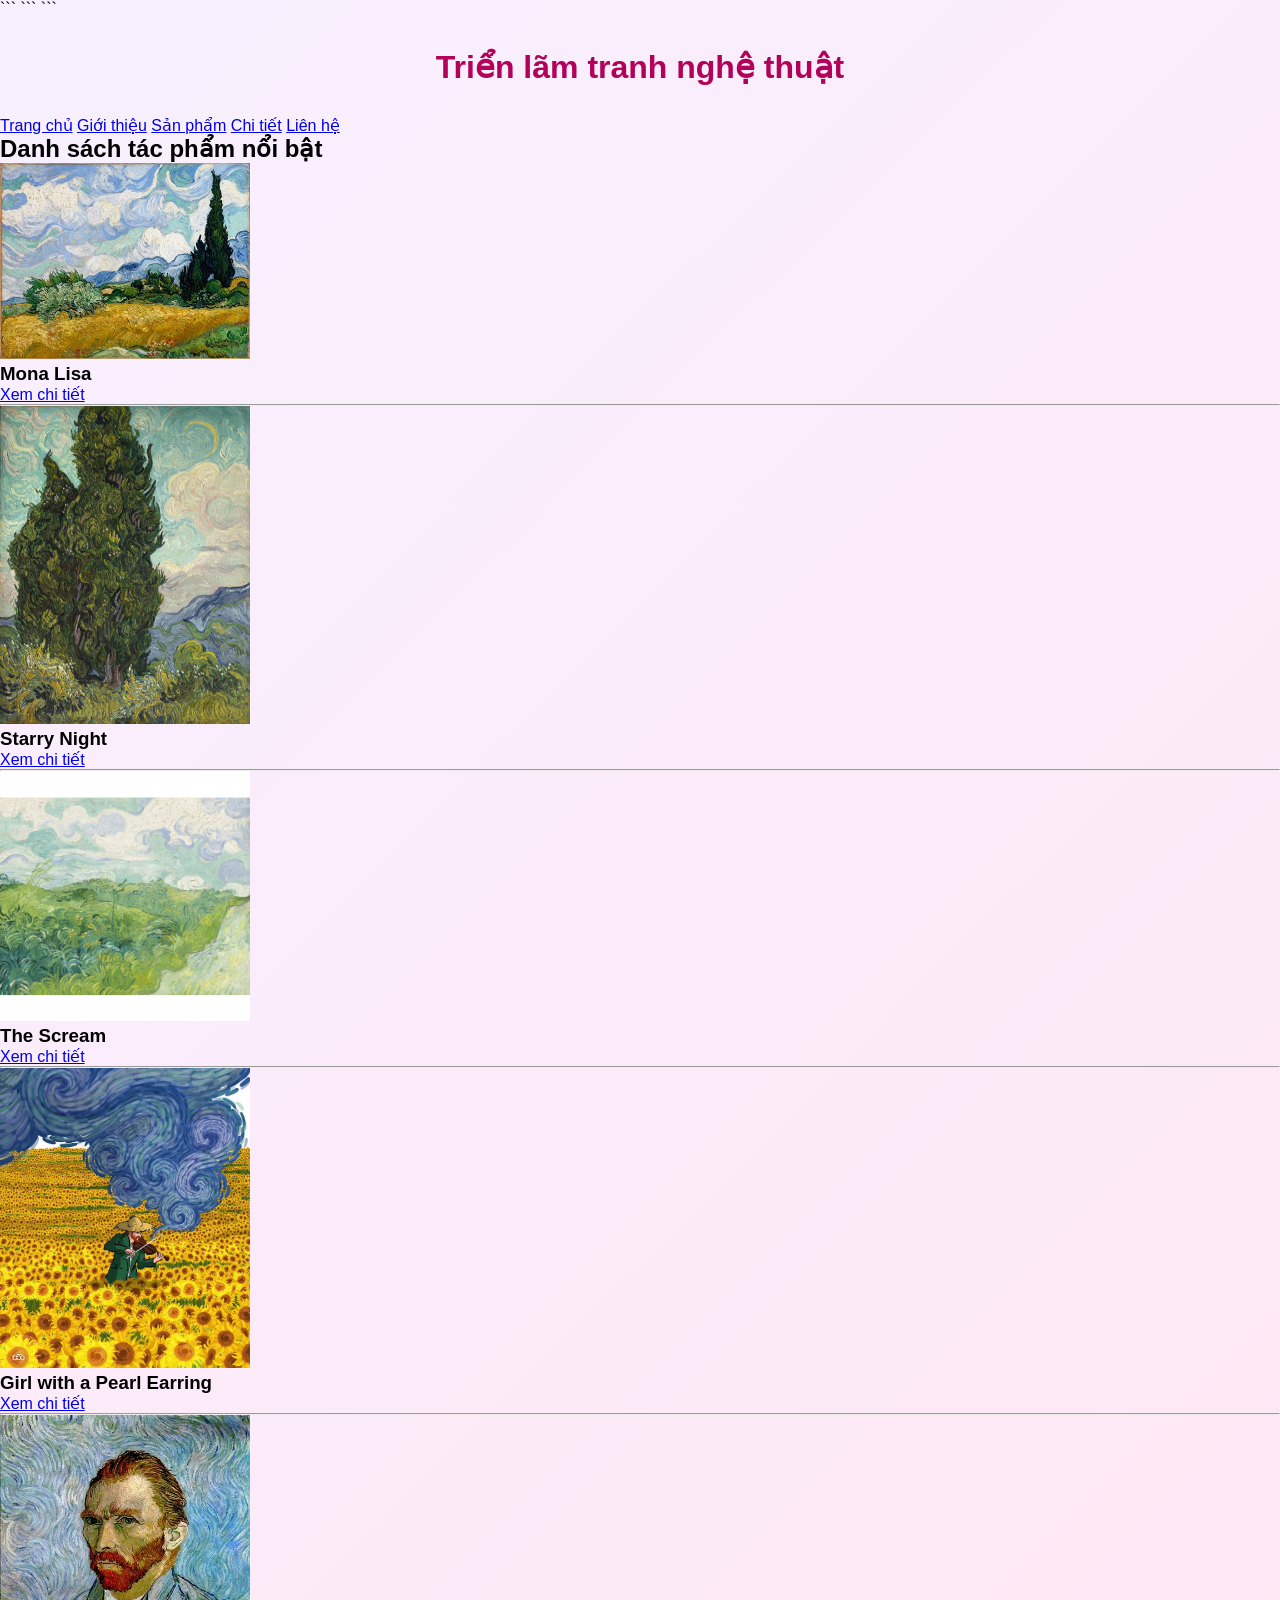
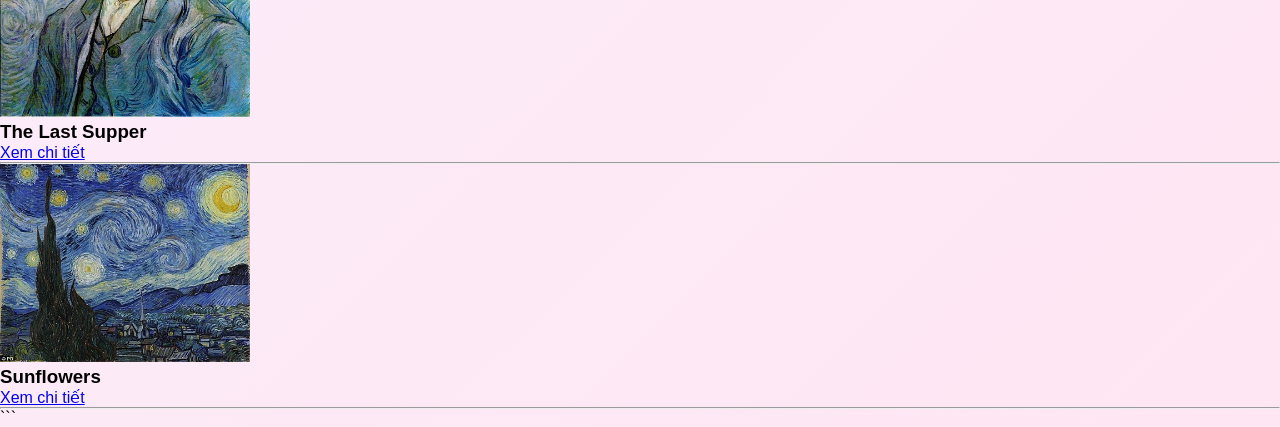
<file: index.html>
<!DOCTYPE html>

<html lang="vi">
<head>
    <meta charset="UTF-8">
    <meta name="viewport" content="width=device-width, initial-scale=1.0">
    <title>Triển lãm tranh nghệ thuật</title>

```
<link rel="stylesheet" href="css/style.css">
```

</head>
<body>

```
<header>
    <h1>Triển lãm tranh nghệ thuật</h1>

    <nav>
        <a href="index.html">Trang chủ</a>
        <a href="html/gioi-thieu.html">Giới thiệu</a>
        <a href="html/san-pham.html">Sản phẩm</a>
        <a href="html/chi-tiet.html">Chi tiết</a>
        <a href="html/lien-he.html">Liên hệ</a>
    </nav>
</header>

<main>
    <h2>Danh sách tác phẩm nổi bật</h2>

    <div id="painting-list"></div>
</main>

<script src="js/script.js"></script>
```

</body>
</html>
</file>
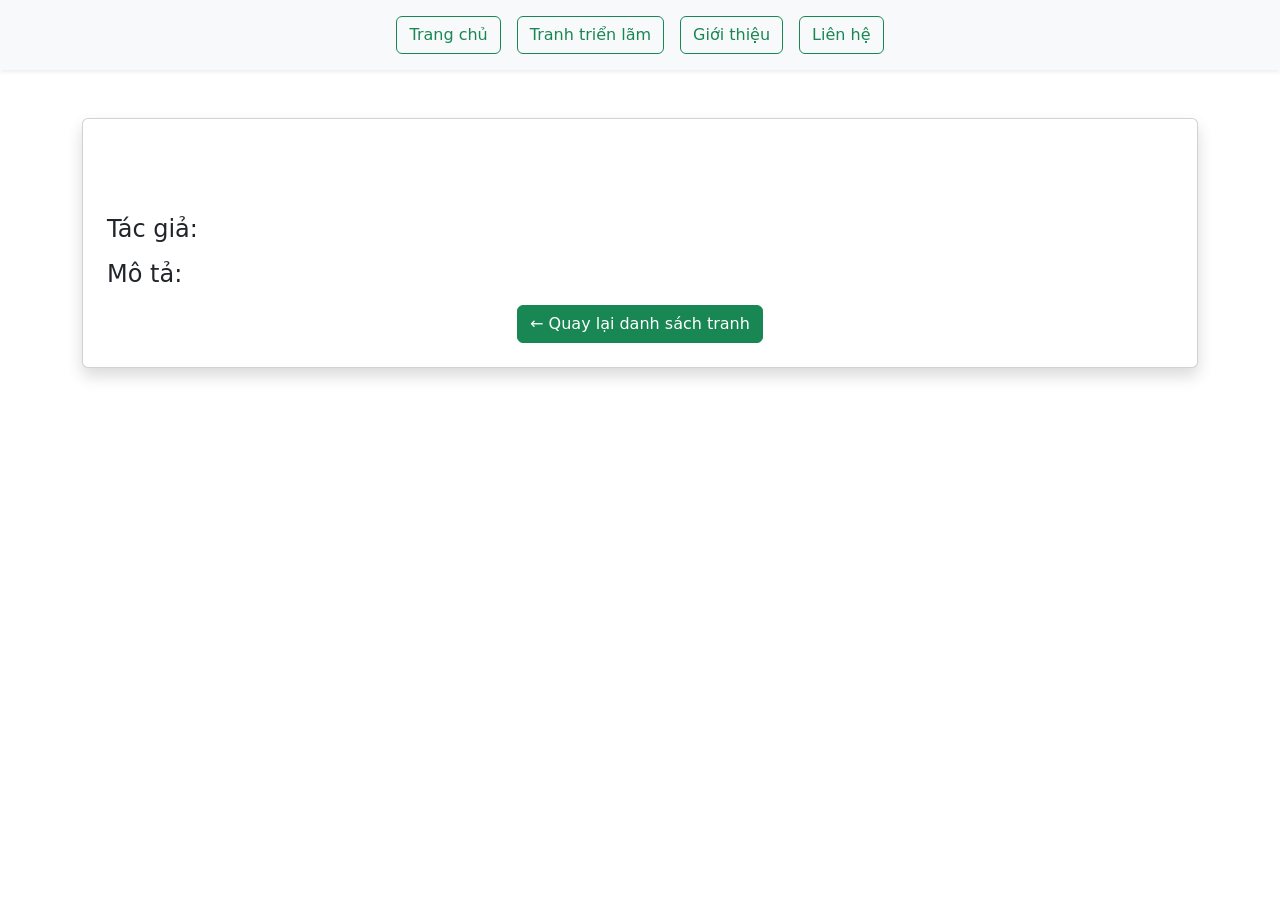
<file: html/chi-tiet.html>
<!DOCTYPE html>
<html lang="vi">
<head>
    <meta charset="UTF-8">
    <meta name="viewport" content="width=device-width, initial-scale=1.0">
    <title>Chi Tiết Tranh</title>

    <link href="https://cdn.jsdelivr.net/npm/bootstrap@5.3.8/dist/css/bootstrap.min.css" rel="stylesheet">
</head>
<body>

<nav class="d-flex justify-content-center gap-3 p-3 bg-light shadow-sm">
    <a href="../index.html" class="btn btn-outline-success">Trang chủ</a>
    <a href="san-pham.html" class="btn btn-outline-success">Tranh triển lãm</a>
    <a href="gioi-thieu.html" class="btn btn-outline-success">Giới thiệu</a>
    <a href="lien-he.html" class="btn btn-outline-success">Liên hệ</a>
</nav>

<div class="container mt-5">

    <div class="card shadow p-4">

        <h1 id="title" class="text-center text-success mb-4"></h1>

        <div class="text-center">
            <img id="image" class="img-fluid rounded shadow" style="max-height:500px;">
        </div>

        <div class="mt-4">
            <h4>Tác giả:</h4>
            <p id="artist"></p>

            <h4>Mô tả:</h4>
            <p id="description"></p>
        </div>

        <div class="text-center">
            <a href="san-pham.html" class="btn btn-success">
                ← Quay lại danh sách tranh
            </a>
        </div>

    </div>

</div>

<script>

const paintings = {

    girlpearl: {
        title: "Girl with a Pearl Earring",
        artist: "Johannes Vermeer",
        image: "../assets/image/girlpearl.jpg",
        description: "Một trong những kiệt tác nổi tiếng nhất của hội họa Hà Lan."
    },

    lastsupper: {
        title: "The Last Supper",
        artist: "Leonardo da Vinci",
        image: "../assets/image/lastsupper.jpg",
        description: "Bức tranh mô tả bữa ăn cuối cùng của Chúa Jesus với các tông đồ."
    },

    monalisa: {
        title: "Mona Lisa",
        artist: "Leonardo da Vinci",
        image: "../assets/image/monalisa.jpg",
        description: "Tác phẩm nổi tiếng nhất thế giới với nụ cười bí ẩn."
    },

    starrynight: {
        title: "The Starry Night",
        artist: "Vincent van Gogh",
        image: "../assets/image/starrynight.jpg",
        description: "Bức tranh thể hiện bầu trời đêm đầy cảm xúc của Van Gogh."
    },

    sunflowers: {
        title: "Sunflowers",
        artist: "Vincent van Gogh",
        image: "../assets/image/sunflowers.jpg",
        description: "Một trong những loạt tranh hoa hướng dương nổi tiếng nhất."
    },

    thescream: {
        title: "The Scream",
        artist: "Edvard Munch",
        image: "../assets/image/thescream.jpg",
        description: "Biểu tượng nghệ thuật thể hiện sự lo âu và cảm xúc mạnh mẽ."
    }

};

const params = new URLSearchParams(window.location.search);
const id = params.get("id");

if (paintings[id]) {

    document.getElementById("title").innerText =
        paintings[id].title;

    document.getElementById("artist").innerText =
        paintings[id].artist;

    document.getElementById("image").src =
        paintings[id].image;

    document.getElementById("description").innerText =
        paintings[id].description;

}

</script>

</body>
</html>
</file>
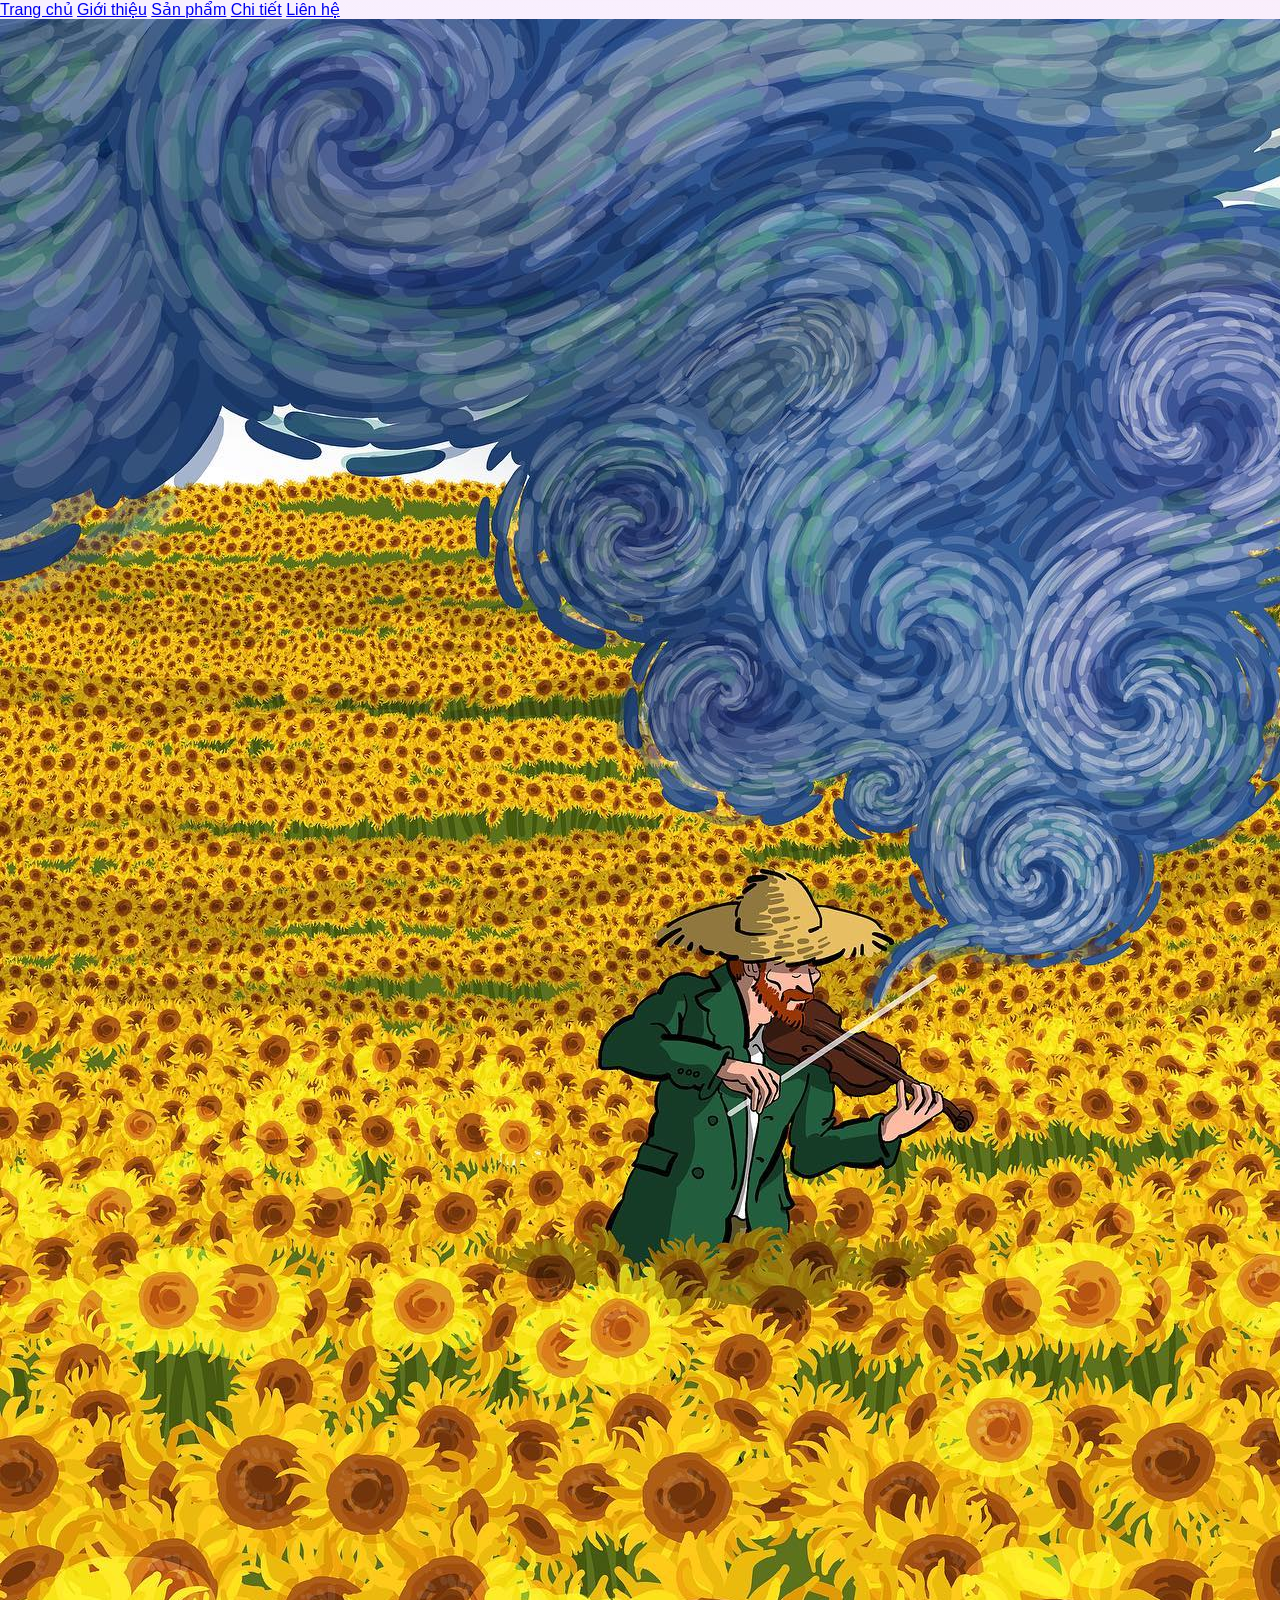
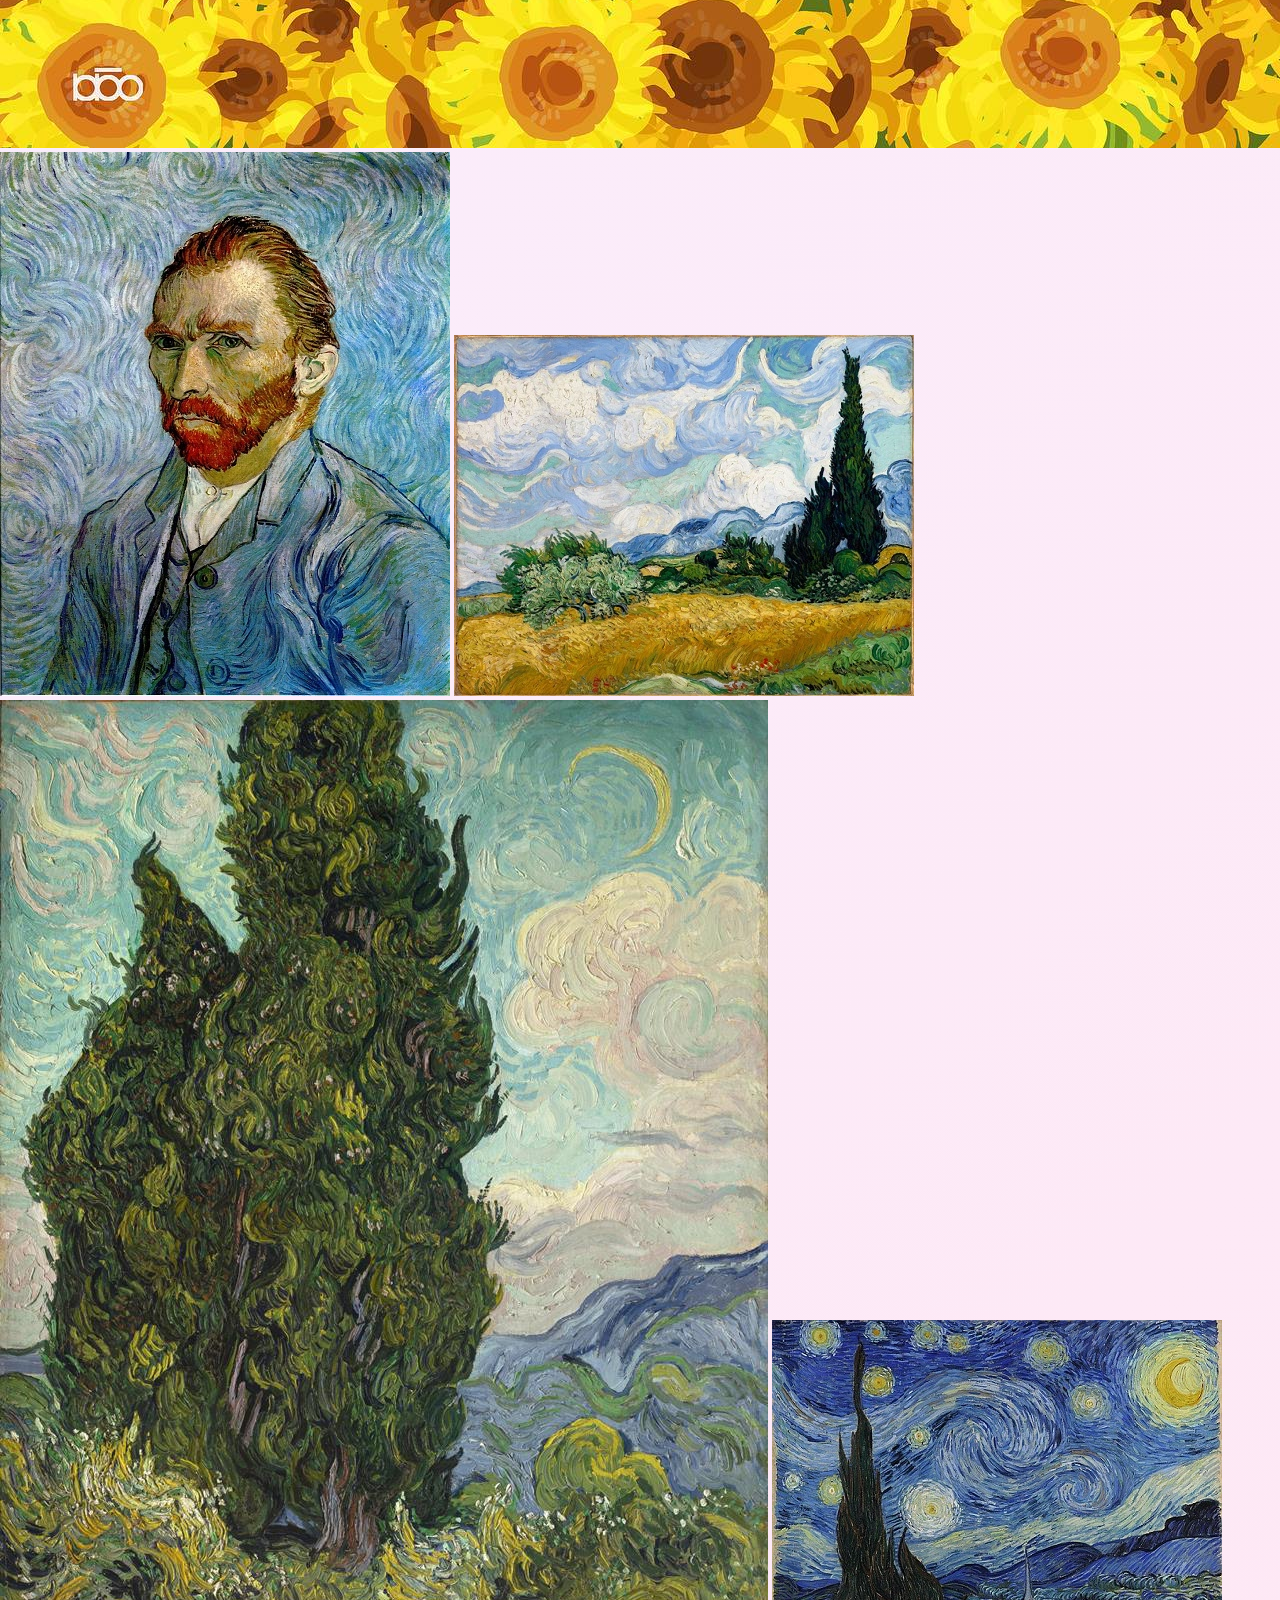
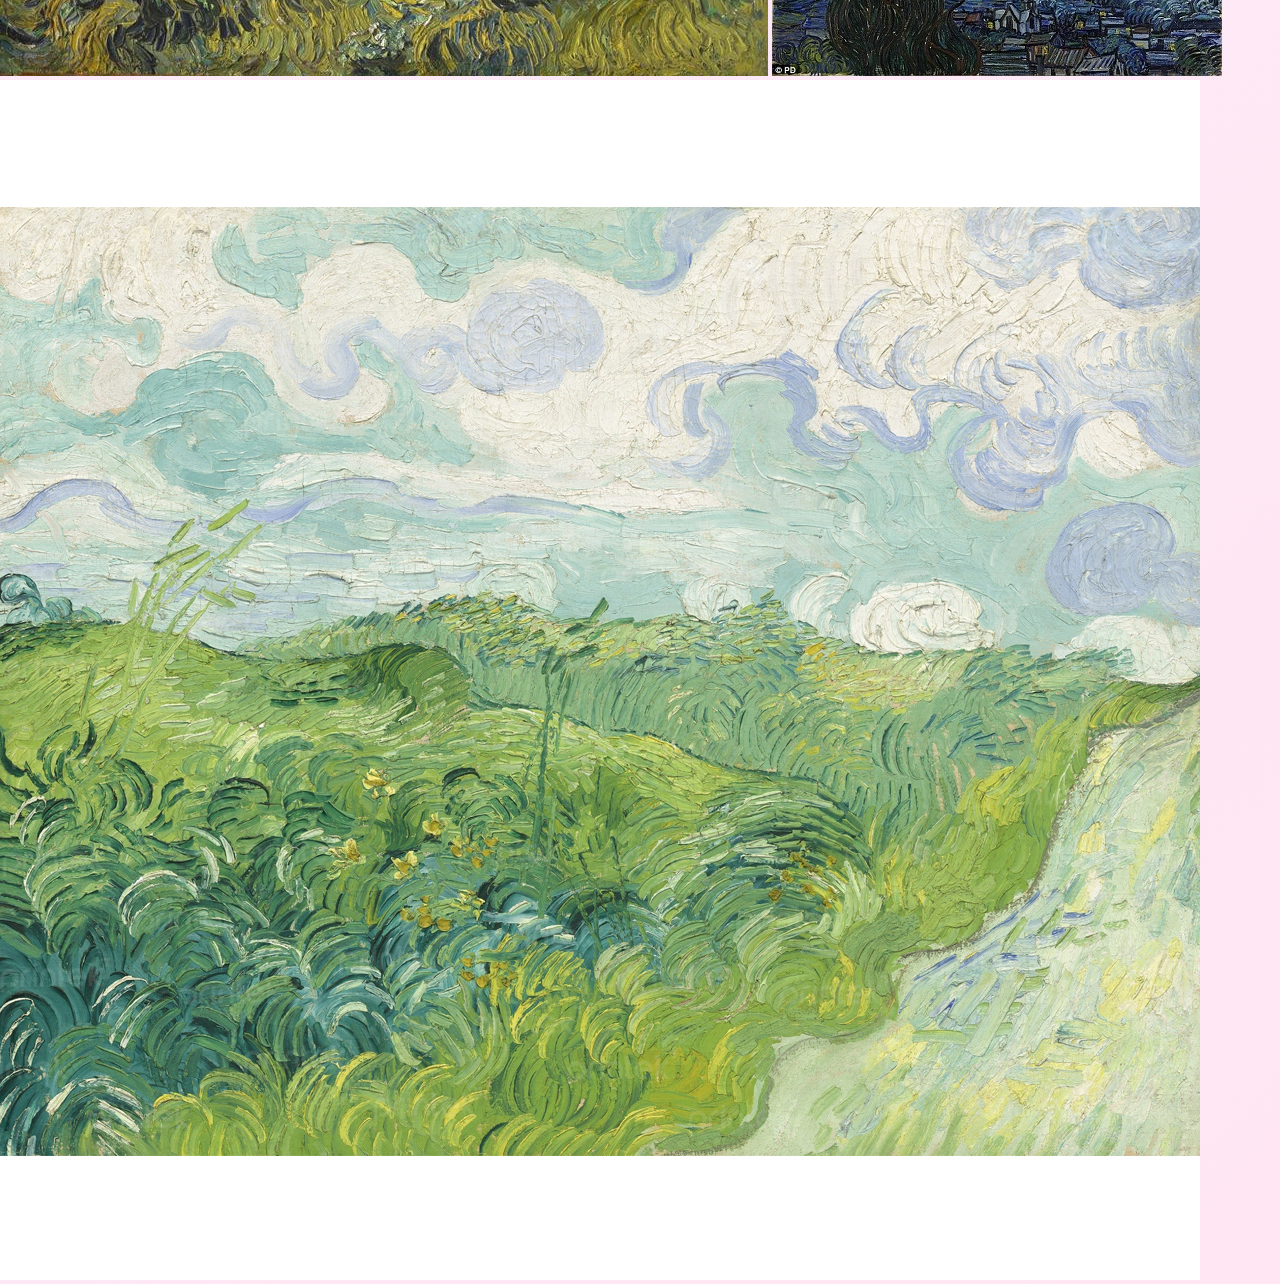
<file: html/gioi-thieu.html>
<!DOCTYPE html>
<html lang="vi">

<head>
    <meta charset="UTF-8">
    <meta name="viewport" content="width=device-width, initial-scale=1.0">

    <title>Tranh triển lãm</title>

    <link rel="stylesheet" href="../css/style.css">
</head>

<body>

<nav>
    <a href="../index.html">Trang chủ</a>
    <a href="gioi-thieu.html">Giới thiệu</a>
    <a href="san-pham.html">Sản phẩm</a>
    <a href="chi-tiet.html">Chi tiết</a>
    <a href="lien-he.html">Liên hệ</a>
</nav>

<div class="gallery">
    <img src="../assets/image/girlpearl.jpg" alt="girlpearl">
    <img src="../assets/image/lastsupper.jpg" alt="lastsupper">
    <img src="../assets/image/monalisa.jpg" alt="monalisa">
    <img src="../assets/image/starrynight.jpg" alt="starrynight">
    <img src="../assets/image/sunflowers.jpg" alt="sunflowers">
    <img src="../assets/image/thescream.jpg" alt="thescream">
</div>

<script src="../js/script.js"></script>

</body>
</html>
</file>
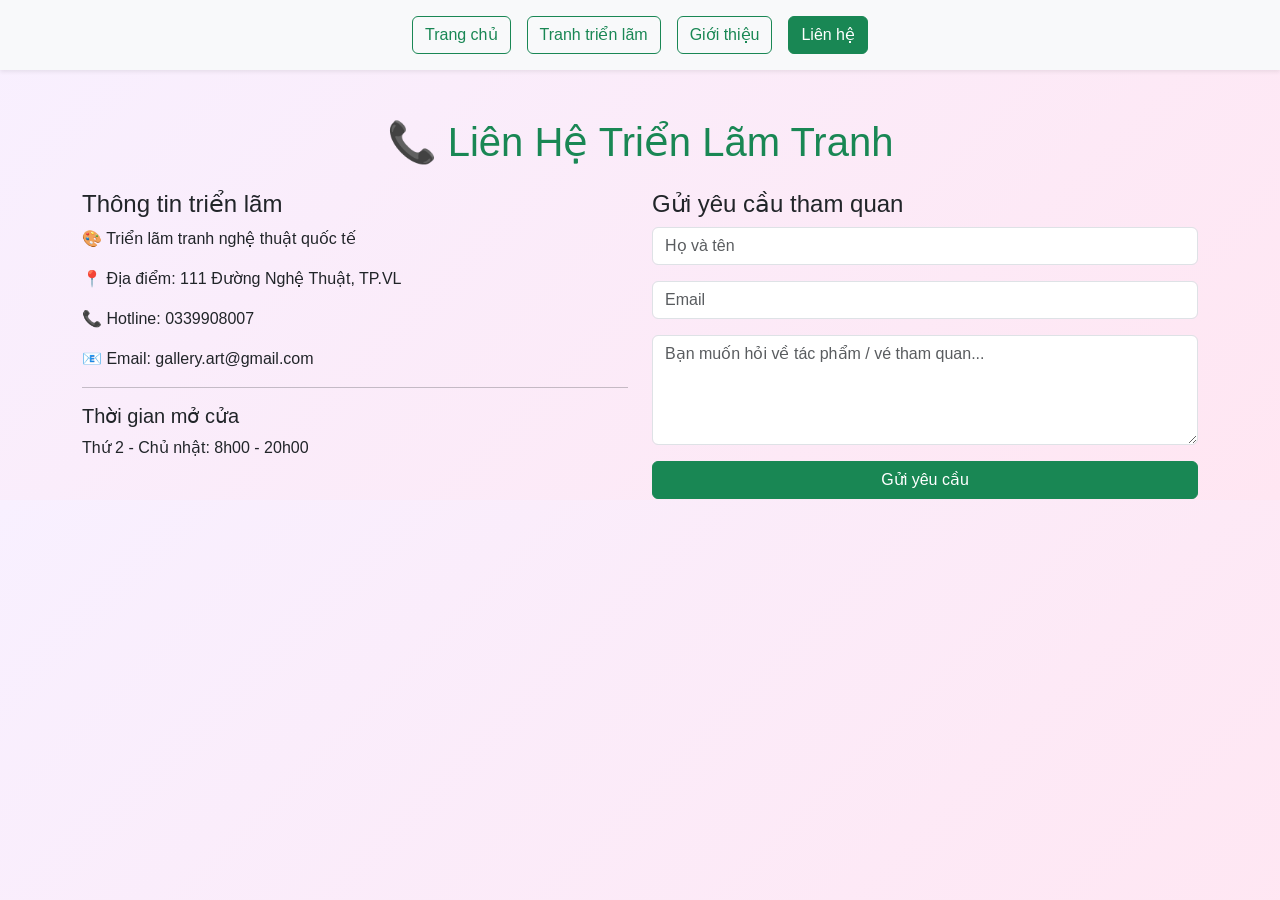
<file: html/lien-he.html>
<!DOCTYPE html>
<html lang="vi">

<head>
    <meta charset="UTF-8">
    <meta name="viewport" content="width=device-width, initial-scale=1.0">

    <title>Liên hệ - Triển Lãm Tranh</title>

    <link href="https://cdn.jsdelivr.net/npm/bootstrap@5.3.8/dist/css/bootstrap.min.css" rel="stylesheet">
    <link rel="stylesheet" href="../css/style.css">
</head>

<body>

<nav class="d-flex justify-content-center gap-3 p-3 bg-light shadow-sm">

    <a href="../index.html" class="btn btn-outline-success">Trang chủ</a>
    <a href="san-pham.html" class="btn btn-outline-success">Tranh triển lãm</a>
    <a href="gioi-thieu.html" class="btn btn-outline-success">Giới thiệu</a>
    <a href="lien-he.html" class="btn btn-success">Liên hệ</a>

</nav>

<div class="container mt-5">

    <h1 class="text-center text-success mb-4">
        📞 Liên Hệ Triển Lãm Tranh
    </h1>

    <div class="row">

        <!-- Thông tin -->
        <div class="col-md-6 mb-4">

            <h4>Thông tin triển lãm</h4>

            <p>🎨 Triển lãm tranh nghệ thuật quốc tế</p>
            <p>📍 Địa điểm: 111 Đường Nghệ Thuật, TP.VL</p>
            <p>📞 Hotline: 0339908007</p>
            <p>📧 Email: gallery.art@gmail.com</p>

            <hr>

            <h5>Thời gian mở cửa</h5>
            <p>Thứ 2 - Chủ nhật: 8h00 - 20h00</p>

        </div>

        <!-- Form -->
        <div class="col-md-6">

            <h4>Gửi yêu cầu tham quan</h4>

            <form onsubmit="sendContact(event)">

                <div class="mb-3">
                    <input type="text" class="form-control" placeholder="Họ và tên" required>
                </div>

                <div class="mb-3">
                    <input type="email" class="form-control" placeholder="Email" required>
                </div>

                <div class="mb-3">
                    <textarea class="form-control" rows="4" placeholder="Bạn muốn hỏi về tác phẩm / vé tham quan..." required></textarea>
                </div>

                <button type="submit" class="btn btn-success w-100">
                    Gửi yêu cầu
                </button>

            </form>

        </div>

    </div>

</div>

<script src="../js/script.js"></script>

<script>
function sendContact(event) {
    event.preventDefault();
    alert("🎨 Gửi yêu cầu thành công! Chúng tôi sẽ phản hồi sớm nhất.");
}
</script>

</body>
</html>
</file>
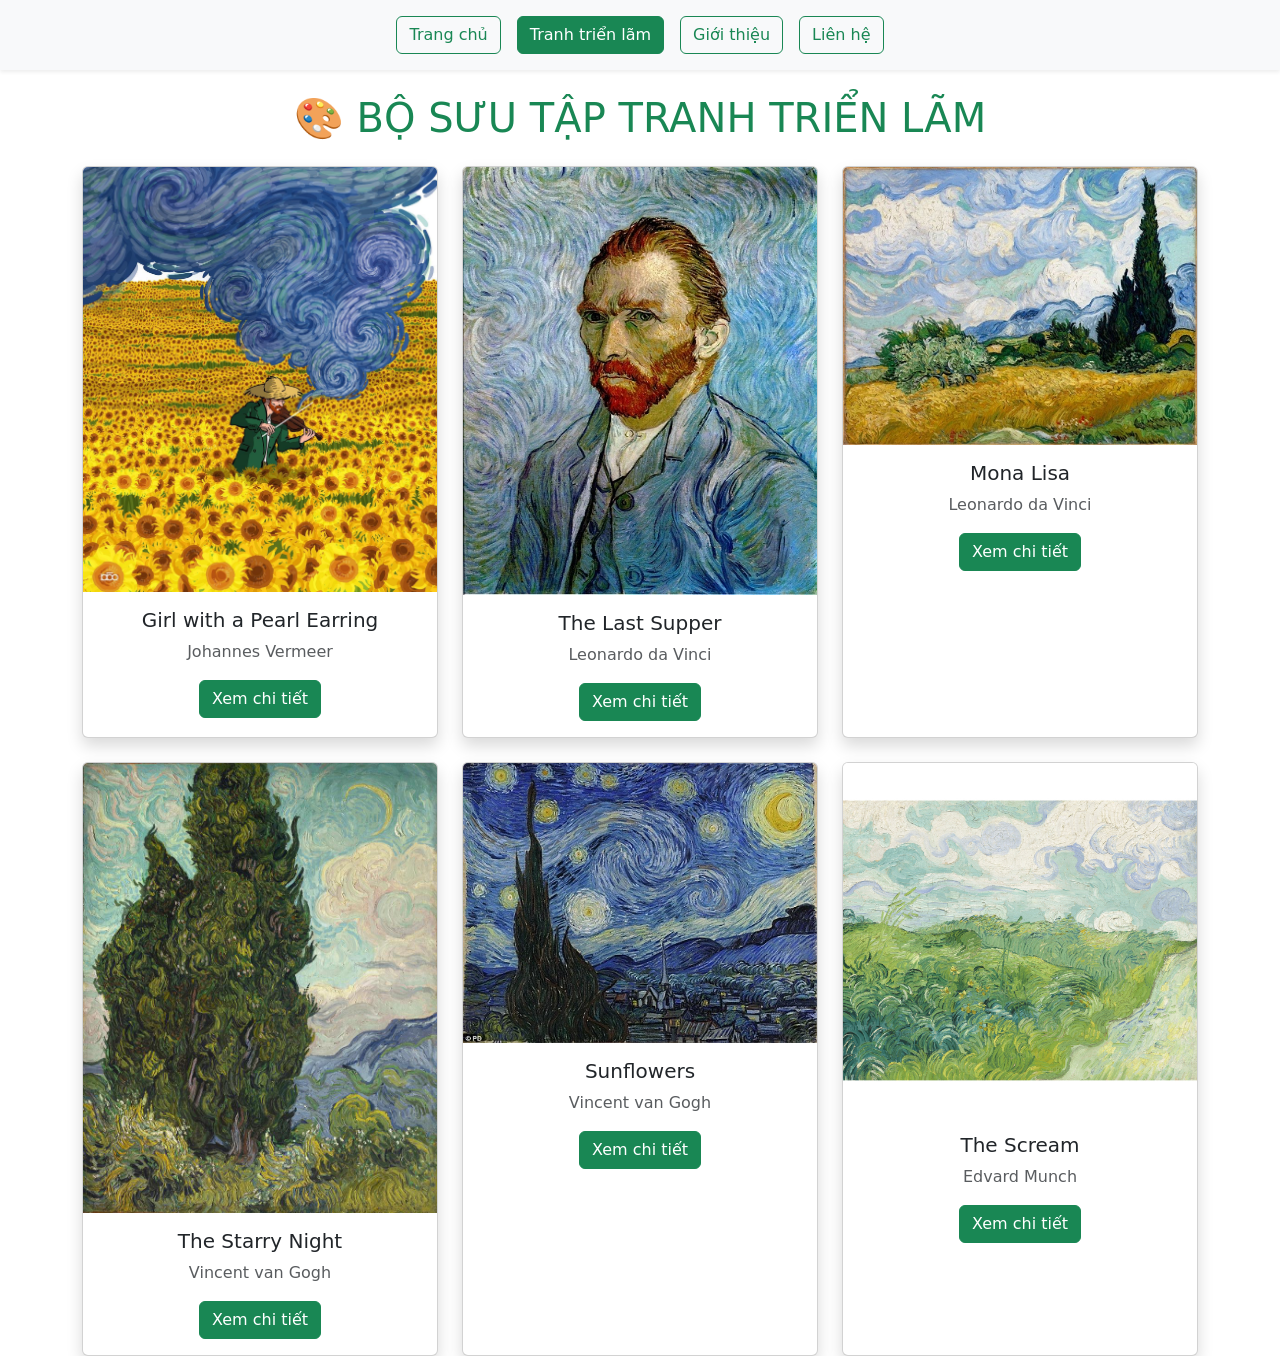
<file: html/san-pham.html>
<!DOCTYPE html>
<html lang="vi">
<head>
    <meta charset="UTF-8">
    <meta name="viewport" content="width=device-width, initial-scale=1.0">
    <title>Sản phẩm - Triển Lãm Tranh</title>

    <link href="https://cdn.jsdelivr.net/npm/bootstrap@5.3.8/dist/css/bootstrap.min.css" rel="stylesheet">
</head>
<body>

<nav class="d-flex justify-content-center gap-3 p-3 bg-light shadow-sm">
    <a href="../index.html" class="btn btn-outline-success">Trang chủ</a>
    <a href="san-pham.html" class="btn btn-success">Tranh triển lãm</a>
    <a href="gioi-thieu.html" class="btn btn-outline-success">Giới thiệu</a>
    <a href="lien-he.html" class="btn btn-outline-success">Liên hệ</a>
</nav>

<div class="container mt-4">

    <h1 class="text-center text-success mb-4">
        🎨 BỘ SƯU TẬP TRANH TRIỂN LÃM
    </h1>

    <div class="row row-cols-1 row-cols-md-3 g-4">

        <!-- Tranh 1 -->
        <div class="col">
            <div class="card h-100 shadow">
                <img src="../assets/image/girlpearl.jpg" class="card-img-top">
                <div class="card-body text-center">
                    <h5>Girl with a Pearl Earring</h5>
                    <p class="text-muted">Johannes Vermeer</p>
                    <button class="btn btn-success" onclick="viewDetail('girlpearl')">
                        Xem chi tiết
                    </button>
                </div>
            </div>
        </div>

        <!-- Tranh 2 -->
        <div class="col">
            <div class="card h-100 shadow">
                <img src="../assets/image/lastsupper.jpg" class="card-img-top">
                <div class="card-body text-center">
                    <h5>The Last Supper</h5>
                    <p class="text-muted">Leonardo da Vinci</p>
                    <button class="btn btn-success" onclick="viewDetail('lastsupper')">
                        Xem chi tiết
                    </button>
                </div>
            </div>
        </div>

        <!-- Tranh 3 -->
        <div class="col">
            <div class="card h-100 shadow">
                <img src="../assets/image/monalisa.jpg" class="card-img-top">
                <div class="card-body text-center">
                    <h5>Mona Lisa</h5>
                    <p class="text-muted">Leonardo da Vinci</p>
                    <button class="btn btn-success" onclick="viewDetail('monalisa')">
                        Xem chi tiết
                    </button>
                </div>
            </div>
        </div>

        <!-- Tranh 4 -->
        <div class="col">
            <div class="card h-100 shadow">
                <img src="../assets/image/starrynight.jpg" class="card-img-top">
                <div class="card-body text-center">
                    <h5>The Starry Night</h5>
                    <p class="text-muted">Vincent van Gogh</p>
                    <button class="btn btn-success" onclick="viewDetail('starrynight')">
                        Xem chi tiết
                    </button>
                </div>
            </div>
        </div>

        <!-- Tranh 5 -->
        <div class="col">
            <div class="card h-100 shadow">
                <img src="../assets/image/sunflowers.jpg" class="card-img-top">
                <div class="card-body text-center">
                    <h5>Sunflowers</h5>
                    <p class="text-muted">Vincent van Gogh</p>
                    <button class="btn btn-success" onclick="viewDetail('sunflowers')">
                        Xem chi tiết
                    </button>
                </div>
            </div>
        </div>

        <!-- Tranh 6 -->
        <div class="col">
            <div class="card h-100 shadow">
                <img src="../assets/image/thescream.jpg" class="card-img-top">
                <div class="card-body text-center">
                    <h5>The Scream</h5>
                    <p class="text-muted">Edvard Munch</p>
                    <button class="btn btn-success" onclick="viewDetail('thescream')">
                        Xem chi tiết
                    </button>
                </div>
            </div>
        </div>

    </div>
</div>

<script>
function viewDetail(id) {
    window.location.href = "chi-tiet.html?id=" + id;
}
</script>

</body>
</html>
</file>
<file: css/style.css>
*{
    margin:0;
    padding:0;
    box-sizing:border-box;
}

body{
    background:linear-gradient(
        135deg,
        #f8f0ff,
        #ffe6f2
    );
    font-family:Arial, Helvetica, sans-serif;
}

h1{
    color:#b30059;
    text-align:center;
    margin:30px 0;
}

.product-list{
    padding:20px;
}

.product-item{
    transition:0.4s;
}

.product-item:hover{
    transform:translateY(-10px);
}

.product-image{
    background:white;
    padding:15px;
    text-align:center;
    border-radius:20px 20px 0 0;
}

.product-image img{
    border-radius:15px;
    border:4px solid #ff99cc;
    object-fit:cover;
}

.product-info{
    background:white;
    padding:15px;
    text-align:center;
    border-radius:0 0 20px 20px;
    box-shadow:0 6px 15px rgba(0,0,0,0.15);
}

.product-info p:first-child{
    color:#cc0066;
    font-size:20px;
    font-weight:bold;
}

.btn-primary{
    background:linear-gradient(
        45deg,
        #ff4da6,
        #cc00ff
    );
    border:none;
    border-radius:30px;
    padding:10px 20px;
    color:white;
    text-decoration:none;
}

.btn-primary:hover{
    background:linear-gradient(
        45deg,
        #cc00ff,
        #ff4da6
    );
}
</file>
